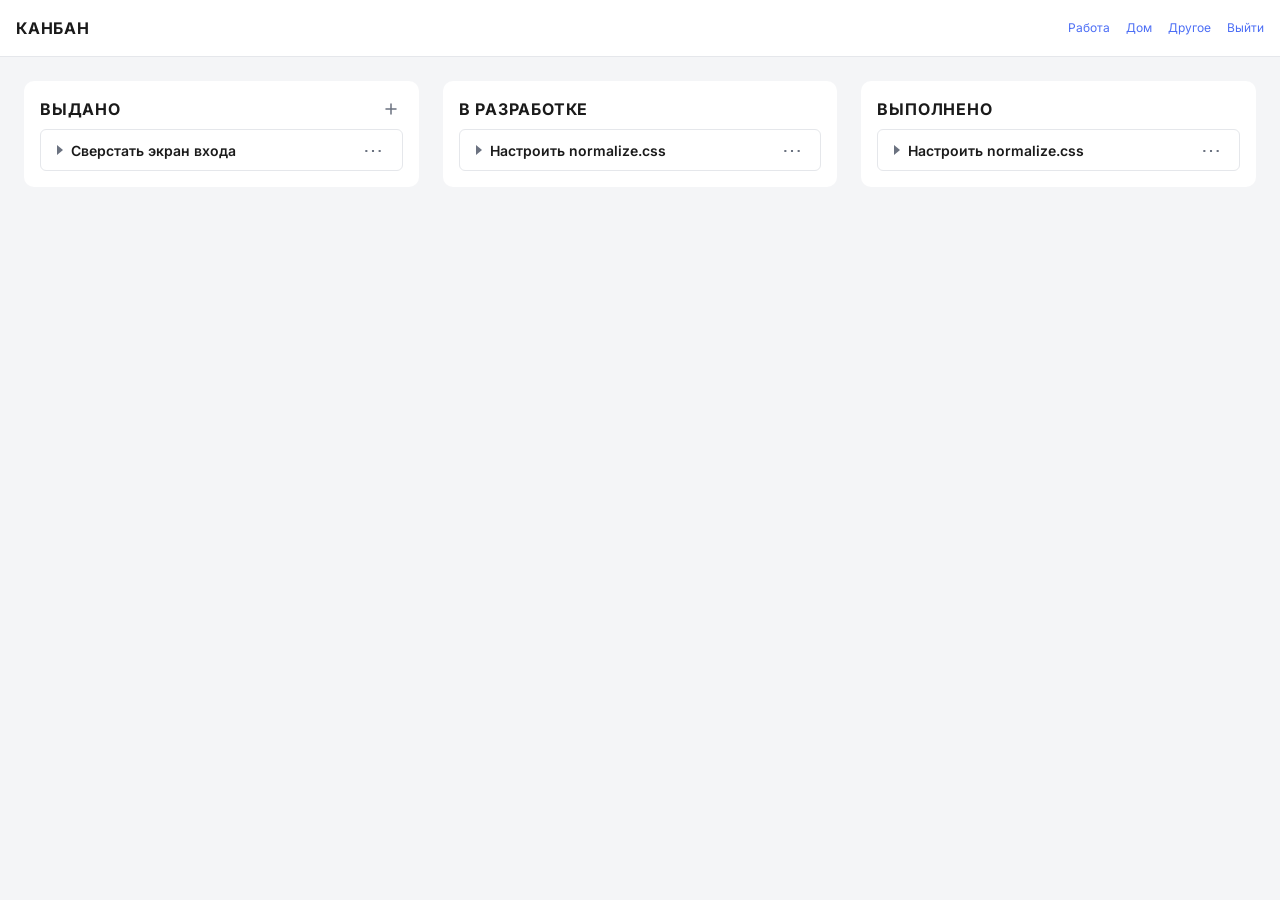
<file: index.html>
<!doctype html>
<html lang="ru">
  <head>
    <meta charset="UTF-8" />
    <meta
      name="viewport"
      content="width=device-width, initial-scale=1.0, maximum-scale=1.0, user-scalable=no"
    />
    <title>Канбан</title>

    <link rel="preconnect" href="https://fonts.googleapis.com" />
    <link rel="preconnect" href="https://fonts.gstatic.com" crossorigin />
    <link
      href="https://fonts.googleapis.com/css2?family=Inter:wght@400;500;600;700&display=swap"
      rel="stylesheet"
    />

    <link rel="stylesheet" href="normalize.css" />
    <link rel="stylesheet" href="variables.css" />
    <link rel="stylesheet" href="base.css" />
    <link rel="stylesheet" href="components.css" />
    <link rel="stylesheet" href="board.css" />
    <link rel="stylesheet" href="responsive.css" />
  </head>
  <body>
    <div class="board">
      <header class="board__header">
        <h1>Канбан</h1>

        <input
          class="board__burger-toggle"
          type="checkbox"
          id="board-nav-toggle"
          hidden
        />

        <label
          class="board__burger"
          for="board-nav-toggle"
          aria-label="Открыть меню"
        >
          <span class="board__burger-line"></span>
          <span class="board__burger-line"></span>
          <span class="board__burger-line"></span>
        </label>

        <nav class="board__nav" id="board-nav">
          <a href="#">Работа</a>
          <a href="#">Дом</a>
          <a href="#">Другое</a>
          <a href="authorization.html">Выйти</a>
        </nav>
      </header>

      <main class="board__columns">
        <section class="column">
          <div class="column__header">
            <h1 class="column__title">Выдано</h1>
            <button
              class="column__add-btn"
              type="button"
              aria-label="Добавить задачу"
            >
              <svg
                width="16"
                height="16"
                viewBox="0 0 16 16"
                fill="none"
                xmlns="http://www.w3.org/2000/svg"
                aria-hidden="true"
              >
                <path
                  d="M8 3V13M3 8H13"
                  stroke="currentColor"
                  stroke-width="1.5"
                  stroke-linecap="round"
                />
              </svg>
            </button>
          </div>

          <article class="task-card">
            <details class="task-card__details">
              <summary class="task-card__summary">
                <span class="task-card__arrow" aria-hidden="true"></span>
                <h2 class="task-card__title">Сверстать экран входа</h2>

                <div class="task-card__menu">
                  <input
                    class="task-card__menu-toggle"
                    type="checkbox"
                    id="menu-task-1"
                    hidden
                  />
                  <label
                    class="task-card__menu-btn"
                    for="menu-task-1"
                    aria-label="Действия с задачей"
                  >
                    <span class="task-card__menu-dots" aria-hidden="true"
                      >⋯</span
                    >
                  </label>
                  <ul class="task-card__menu-list">
                    <li>
                      <button class="task-card__menu-item" type="button">
                        Редактировать
                      </button>
                    </li>
                    <li>
                      <button class="task-card__menu-item" type="button">
                        Переместить
                      </button>
                    </li>
                    <li>
                      <button
                        class="task-card__menu-item task-card__menu-item--danger"
                        type="button"
                      >
                        Удалить
                      </button>
                    </li>
                  </ul>
                </div>
              </summary>
              <p class="task-card__meta">
                Дедлайн: 20 мая · Исполнитель: Иван · Нужно сверстать экран
                входа по макету, подключить стили, проверить адаптивность и
                состояния полей.
              </p>
            </details>
          </article>
        </section>

        <section class="column">
          <h1 class="column__title">В разработке</h1>

          <article class="task-card">
            <details class="task-card__details">
              <summary class="task-card__summary">
                <span class="task-card__arrow" aria-hidden="true"></span>
                <h2 class="task-card__title">Настроить normalize.css</h2>

                <div class="task-card__menu">
                  <input
                    class="task-card__menu-toggle"
                    type="checkbox"
                    id="menu-task-2"
                    hidden
                  />
                  <label
                    class="task-card__menu-btn"
                    for="menu-task-2"
                    aria-label="Действия с задачей"
                  >
                    <span class="task-card__menu-dots" aria-hidden="true"
                      >⋯</span
                    >
                  </label>
                  <ul class="task-card__menu-list">
                    <li>
                      <button class="task-card__menu-item" type="button">
                        Редактировать
                      </button>
                    </li>
                    <li>
                      <button class="task-card__menu-item" type="button">
                        Переместить
                      </button>
                    </li>
                    <li>
                      <button
                        class="task-card__menu-item task-card__menu-item--danger"
                        type="button"
                      >
                        Удалить
                      </button>
                    </li>
                  </ul>
                </div>
              </summary>
              <p class="task-card__meta">
                В работе с 10 мая · Исполнитель: Пётр · Проверить сброс стилей,
                убрать лишние отступы и убедиться, что базовые элементы выглядят
                одинаково в разных браузерах.
              </p>
            </details>
          </article>
        </section>

        <section class="column">
          <h1 class="column__title">Выполнено</h1>

          <article class="task-card">
            <details class="task-card__details">
              <summary class="task-card__summary">
                <span class="task-card__arrow" aria-hidden="true"></span>
                <h2 class="task-card__title">Настроить normalize.css</h2>

                <div class="task-card__menu">
                  <input
                    class="task-card__menu-toggle"
                    type="checkbox"
                    id="menu-task-3"
                    hidden
                  />
                  <label
                    class="task-card__menu-btn"
                    for="menu-task-3"
                    aria-label="Действия с задачей"
                  >
                    <span class="task-card__menu-dots" aria-hidden="true"
                      >⋯</span
                    >
                  </label>
                  <ul class="task-card__menu-list">
                    <li>
                      <button class="task-card__menu-item" type="button">
                        Редактировать
                      </button>
                    </li>
                    <li>
                      <button class="task-card__menu-item" type="button">
                        Переместить
                      </button>
                    </li>
                    <li>
                      <button
                        class="task-card__menu-item task-card__menu-item--danger"
                        type="button"
                      >
                        Удалить
                      </button>
                    </li>
                  </ul>
                </div>
              </summary>
              <p class="task-card__meta">
                Завершено 12 мая · Исполнитель: Пётр · Сброс стилей подключён,
                проверен на основных браузерах, замечаний нет.
              </p>
            </details>
          </article>
        </section>
      </main>
    </div>
  </body>
</html>
</file>
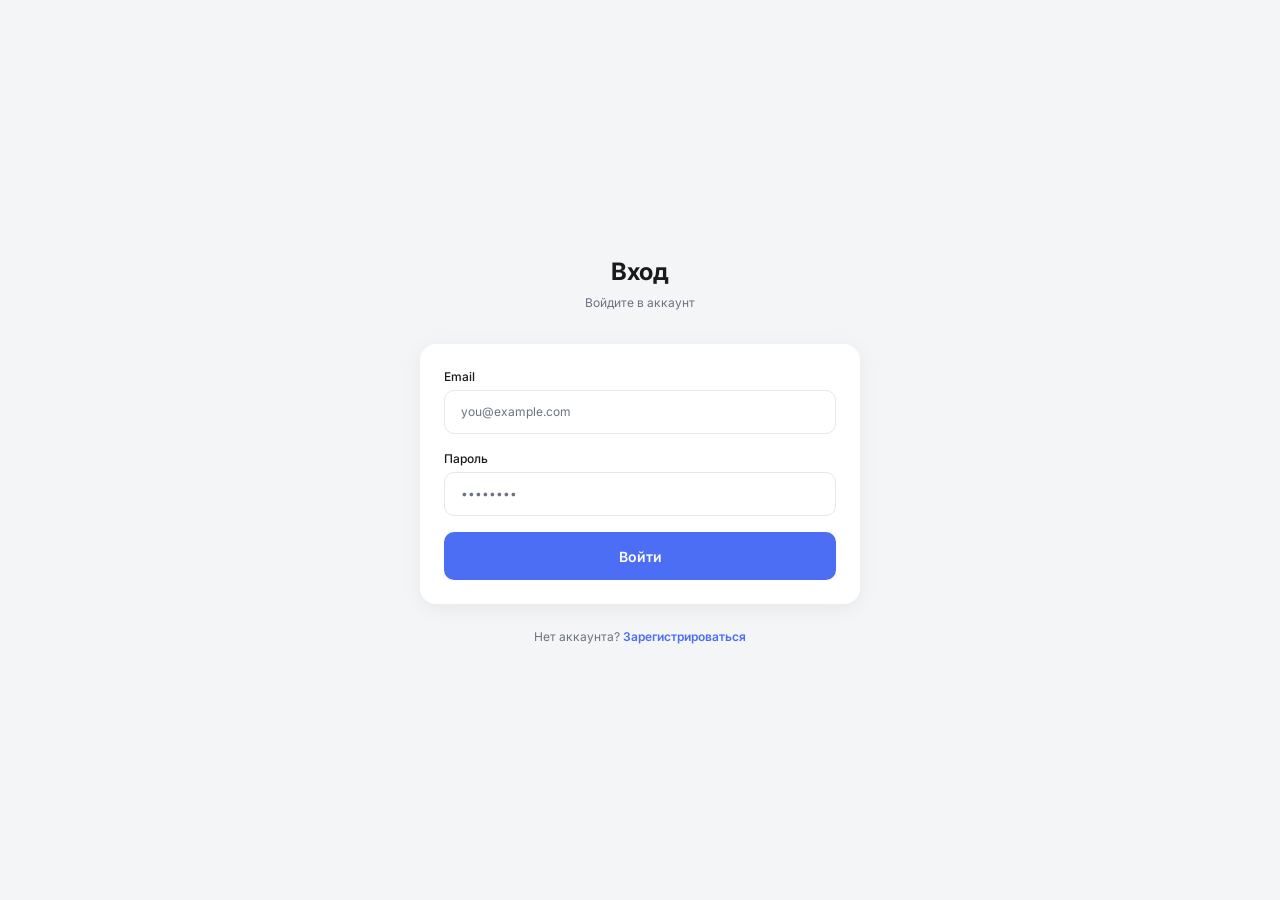
<file: authorization.html>
<!doctype html>
<html lang="ru">
  <head>
    <meta charset="UTF-8" />
    <meta
      name="viewport"
      content="width=device-width, initial-scale=1.0, maximum-scale=1.0, user-scalable=no"
    />
    <title>Вход</title>

    <link rel="preconnect" href="https://fonts.googleapis.com" />
    <link rel="preconnect" href="https://fonts.gstatic.com" crossorigin />
    <link
      href="https://fonts.googleapis.com/css2?family=Inter:wght@400;500;600;700&display=swap"
      rel="stylesheet"
    />

    <link rel="stylesheet" href="normalize.css" />
    <link rel="stylesheet" href="variables.css" />
    <link rel="stylesheet" href="base.css" />
    <link rel="stylesheet" href="components.css" />
    <link rel="stylesheet" href="auth.css" />
    <link rel="stylesheet" href="responsive.css" />
  </head>
  <body>
    <main class="auth">
      <header class="auth__header">
        <h1 class="auth__title">Вход</h1>
        <p class="auth__subtitle">Войдите в аккаунт</p>
      </header>

      <form class="auth__form" action="#" method="post" novalidate>
        <div class="field">
          <label class="field__label" for="login-email">Email</label>
          <input
            class="field__input"
            type="email"
            id="login-email"
            name="email"
            placeholder="you@example.com"
            autocomplete="email"
            required
          />
        </div>

        <div class="field">
          <label class="field__label" for="login-password">Пароль</label>
          <input
            class="field__input"
            type="password"
            id="login-password"
            name="password"
            placeholder="••••••••"
            autocomplete="current-password"
            required
          />
        </div>

        <button class="btn btn--primary" type="submit">Войти</button>
      </form>

      <footer class="auth__footer">
        Нет аккаунта?
        <a class="auth__link" href="registration.html">Зарегистрироваться</a>
      </footer>
    </main>
  </body>
</html>
</file>
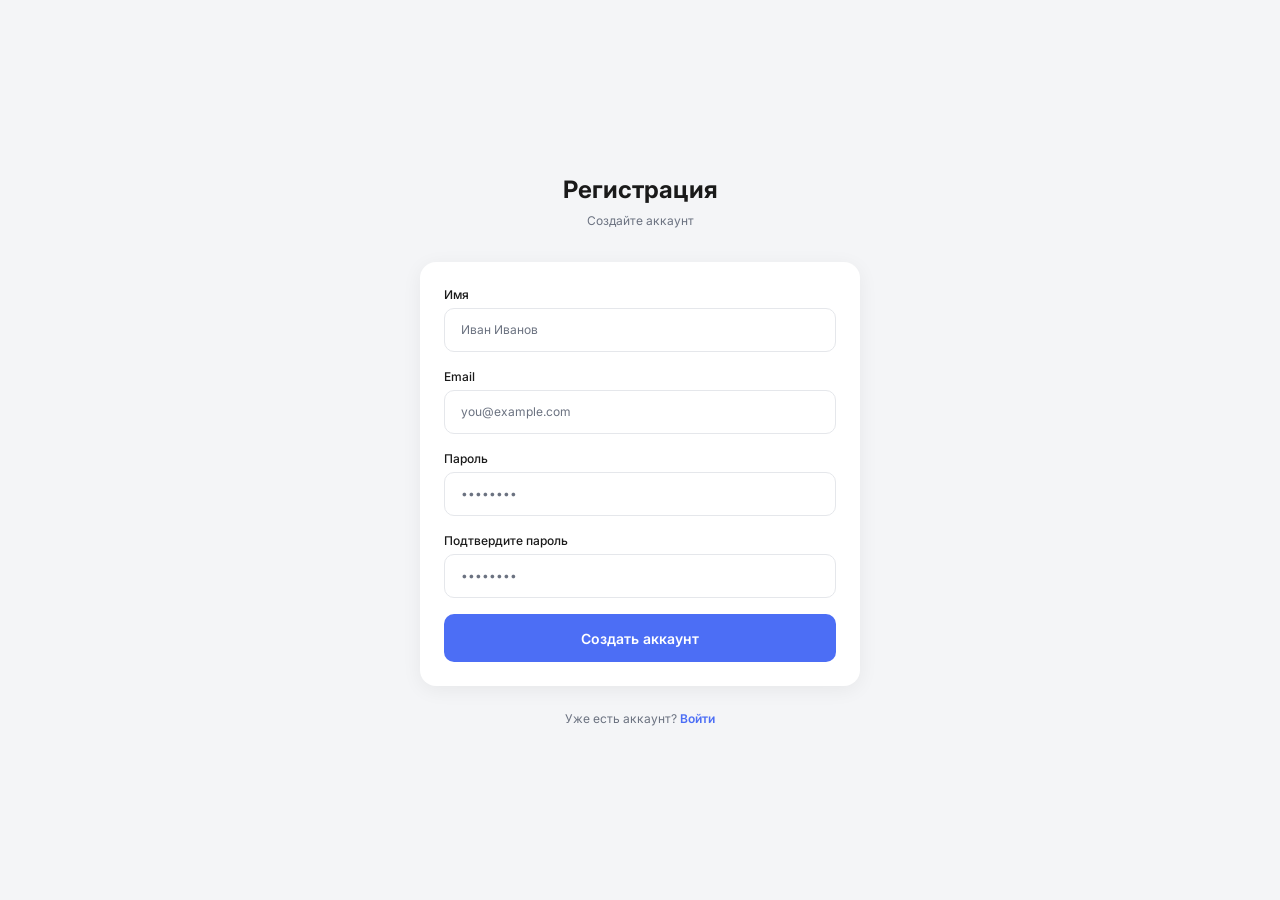
<file: registration.html>
<!doctype html>
<html lang="ru">
  <head>
    <meta charset="UTF-8" />
    <meta
      name="viewport"
      content="width=device-width, initial-scale=1.0, maximum-scale=1.0, user-scalable=no"
    />
    <title>Регистрация</title>

    <link rel="preconnect" href="https://fonts.googleapis.com" />
    <link rel="preconnect" href="https://fonts.gstatic.com" crossorigin />
    <link
      href="https://fonts.googleapis.com/css2?family=Inter:wght@400;500;600;700&display=swap"
      rel="stylesheet"
    />

    <link rel="stylesheet" href="normalize.css" />
    <link rel="stylesheet" href="variables.css" />
    <link rel="stylesheet" href="base.css" />
    <link rel="stylesheet" href="components.css" />
    <link rel="stylesheet" href="auth.css" />
    <link rel="stylesheet" href="responsive.css" />
  </head>
  <body>
    <main class="auth">
      <header class="auth__header">
        <h1 class="auth__title">Регистрация</h1>
        <p class="auth__subtitle">Создайте аккаунт</p>
      </header>

      <form class="auth__form" action="#" method="post" novalidate>
        <div class="field">
          <label class="field__label" for="reg-name">Имя</label>
          <input
            class="field__input"
            type="text"
            id="reg-name"
            name="name"
            placeholder="Иван Иванов"
            autocomplete="name"
            required
          />
        </div>

        <div class="field">
          <label class="field__label" for="reg-email">Email</label>
          <input
            class="field__input"
            type="email"
            id="reg-email"
            name="email"
            placeholder="you@example.com"
            autocomplete="email"
            required
          />
        </div>

        <div class="field">
          <label class="field__label" for="reg-password">Пароль</label>
          <input
            class="field__input"
            type="password"
            id="reg-password"
            name="password"
            placeholder="••••••••"
            autocomplete="new-password"
            required
          />
        </div>

        <div class="field">
          <label class="field__label" for="reg-confirm"
            >Подтвердите пароль</label
          >
          <input
            class="field__input"
            type="password"
            id="reg-confirm"
            name="confirm"
            placeholder="••••••••"
            autocomplete="new-password"
            required
          />
        </div>

        <button class="btn btn--primary" type="submit">Создать аккаунт</button>
      </form>

      <footer class="auth__footer">
        Уже есть аккаунт?
        <a class="auth__link" href="authorization.html">Войти</a>
      </footer>
    </main>
  </body>
</html>
</file>
<file: variables.css>
/* цвета, размеры, шрифты, отступы */
:root {
  --font-main:
    "Inter", -apple-system, BlinkMacSystemFont, "Segoe UI", sans-serif;

  --fs-h1: 1rem; /* 16px заголовки колонок */
  --fs-h2: 0.875rem; /* 14px  заголовки карточек */
  --fs-body: 0.75rem; /* 12px  метаданные и текст */
  --fs-small: 0.6875rem; /* 11px  мелкий текст */

  --color-bg: #f4f5f7;
  --color-surface: #ffffff;
  --color-primary: #4c6ef5;
  --color-primary-hover: #3b5bdb;
  --color-text: #1a1a1a;
  --color-text-muted: #6b7280;
  --color-border: #e5e7eb;
  --color-error: #e03131;
  --color-success: #2f9e44;

  --space-xs: 0.25rem;
  --space-sm: 0.5rem;
  --space-md: 1rem;
  --space-lg: 1.5rem;
  --space-xl: 2rem;

  --radius-sm: 6px;
  --radius-md: 10px;
  --radius-lg: 16px;
}
</file>
<file: base.css>
/* body, типографика, ссылки, img */
body {
  font-family: var(--font-main);
  font-size: var(--fs-body);
  font-weight: 400;
  color: var(--color-text);
  background-color: var(--color-bg);
}

h1 {
  font-size: var(--fs-h1);
  font-weight: 700;
  text-transform: uppercase;
  letter-spacing: 0.05em;
  color: var(--color-text);
}

h2 {
  font-size: var(--fs-h2);
  font-weight: 600;
  color: var(--color-text);
}

p,
span,
label,
small {
  font-size: var(--fs-body);
  font-weight: 400;
  color: var(--color-text-muted);
}

a {
  color: var(--color-primary);
  transition: color 0.2s ease;
}

a:hover {
  color: var(--color-primary-hover);
}

img {
  max-width: 100%;
  height: auto;
}
</file>
<file: components.css>
/* Кнопки, поля, карточки, меню */

.field {
  display: flex;
  flex-direction: column;
  gap: var(--space-xs);
  margin-bottom: var(--space-md);
}

.field__label {
  font-size: var(--fs-body);
  font-weight: 500;
  color: var(--color-text);
}

.field__input {
  width: 100%;
  padding: 0.75rem 1rem;
  font-size: var(--fs-body);
  color: var(--color-text);
  background-color: var(--color-surface);
  border: 1px solid var(--color-border);
  border-radius: var(--radius-md);
  transition:
    border-color 0.2s ease,
    box-shadow 0.2s ease;
}

.field__input:focus {
  outline: none;
  border-color: var(--color-primary);
  box-shadow: 0 0 0 3px rgba(76, 110, 245, 0.15);
}

.field__input::placeholder {
  color: var(--color-text-muted);
}

.field__error {
  font-size: var(--fs-small);
  color: var(--color-error);
}


.btn {
  display: inline-flex;
  align-items: center;
  justify-content: center;
  width: 100%;
  padding: 0.85rem 1.25rem;
  font-size: var(--fs-h2);
  font-weight: 600;
  border-radius: var(--radius-md);
  transition:
    background-color 0.2s ease,
    transform 0.1s ease;
}

.btn:active {
  transform: scale(0.98);
}

.btn--primary {
  color: #fff;
  background-color: var(--color-primary);
}

.btn--primary:hover {
  background-color: var(--color-primary-hover);
}

.btn--ghost {
  color: var(--color-primary);
  background-color: transparent;
  border: 1px solid var(--color-border);
}

.btn--ghost:hover {
  background-color: rgba(76, 110, 245, 0.05);
}


.card {
  padding: var(--space-lg);
  background-color: var(--color-surface);
  border-radius: var(--radius-lg);
  box-shadow: 0 4px 20px rgba(0, 0, 0, 0.06);
}


.task-card__menu {
  position: relative;
  flex: 0 0 auto;
  margin-left: auto;
}

.task-card__menu-toggle {
  display: none;
}

.task-card__menu-btn {
  display: flex;
  align-items: center;
  justify-content: center;
  width: 24px;
  height: 24px;
  border-radius: var(--radius-sm);
  color: var(--color-text-muted);
  cursor: pointer;
  transition:
    background-color 0.2s ease,
    color 0.2s ease;
}

.task-card__menu-btn:hover {
  background-color: var(--color-bg);
  color: var(--color-text);
}

.task-card__menu-dots {
  display: block;
  font-size: 1.25rem;
  line-height: 1;
  letter-spacing: 0.05em;
}

.task-card__menu-list {
  position: absolute;
  top: calc(100% + var(--space-xs));
  right: 0;
  z-index: 10;
  min-width: 140px;
  padding: var(--space-xs);
  background-color: var(--color-surface);
  border: 1px solid var(--color-border);
  border-radius: var(--radius-md);
  box-shadow: 0 4px 20px rgba(0, 0, 0, 0.06);

  opacity: 0;
  visibility: hidden;
  transform: translateY(-4px);
  transition:
    opacity 0.2s ease,
    transform 0.2s ease,
    visibility 0.2s;
}

.task-card__menu-toggle:checked ~ .task-card__menu-list {
  opacity: 1;
  visibility: visible;
  transform: translateY(0);
}

.task-card__menu-item {
  display: block;
  width: 100%;
  padding: var(--space-sm) var(--space-md);
  font-size: var(--fs-body);
  font-weight: 500;
  text-align: left;
  color: var(--color-text);
  border-radius: var(--radius-sm);
  cursor: pointer;
  transition: background-color 0.2s ease;
}

.task-card__menu-item:hover {
  background-color: var(--color-bg);
}

.task-card__menu-item--danger {
  color: var(--color-error);
}
</file>
<file: board.css>
/* Шапка, навигация, колонки, карточки доски */
.board {
  display: flex;
  flex-direction: column;
  min-height: 100vh;
}

.board__header {
  position: relative;
  display: flex;
  align-items: center;
  justify-content: space-between;
  padding: var(--space-md);
  background-color: var(--color-surface);
  border-bottom: 1px solid var(--color-border);
}

.board__nav {
  display: flex;
  gap: var(--space-md);
}

.board__burger-toggle {
  display: none;
}

.board__burger {
  display: none;
  flex-direction: column;
  justify-content: center;
  gap: 5px;
  width: 40px;
  height: 40px;
  padding: var(--space-sm);
  border-radius: var(--radius-sm);
  cursor: pointer;
}

.board__burger-line {
  display: block;
  width: 100%;
  height: 2px;
  background-color: var(--color-text);
  border-radius: 2px;
  transition:
    transform 0.2s ease,
    opacity 0.2s ease;
}

.board__columns {
  display: flex;
  flex-direction: column;
  gap: var(--space-md);
  padding: var(--space-md);
}

.column {
  display: flex;
  flex-direction: column;
  gap: var(--space-sm);
  padding: var(--space-md);
  background-color: var(--color-surface);
  border-radius: var(--radius-md);
}

.column__header {
  display: flex;
  align-items: center;
  justify-content: space-between;
  gap: var(--space-sm);
}

.column__title {
  font-size: var(--fs-h1);
  font-weight: 700;
  text-transform: uppercase;
  color: var(--color-text);
}

.column__add-btn {
  display: flex;
  align-items: center;
  justify-content: center;
  flex: 0 0 auto;
  width: 24px;
  height: 24px;
  padding: 0;
  color: var(--color-text-muted);
  background-color: transparent;
  border-radius: var(--radius-sm);
  cursor: pointer;
  transition:
    background-color 0.2s ease,
    color 0.2s ease,
    transform 0.1s ease;
}

.column__add-btn:hover {
  background-color: var(--color-bg);
  color: var(--color-primary);
}

.column__add-btn:active {
  transform: scale(0.95);
}

.column__add-btn svg {
  display: block;
  width: 16px;
  height: 16px;
}

.task-card {
  padding: var(--space-sm) var(--space-md);
  background-color: var(--color-surface);
  border: 1px solid var(--color-border);
  border-radius: var(--radius-sm);
}

.task-card__title {
  font-size: var(--fs-h2);
  font-weight: 600;
  color: var(--color-text);
}

.task-card__meta {
  font-size: var(--fs-body);
  font-weight: 400;
  color: var(--color-text-muted);
}

/* Мобильная версия: бургер + выпадающее меню */
@media (max-width: 767px) {
  .board__burger {
    display: flex;
  }

  .board__nav {
    position: absolute;
    top: 100%;
    right: var(--space-md);
    left: var(--space-md);
    z-index: 20; 
    flex-direction: column;
    gap: var(--space-sm);
    padding: var(--space-md);
    background-color: var(--color-surface);
    border: 1px solid var(--color-border);
    border-radius: var(--radius-md);
    box-shadow: 0 4px 20px rgba(0, 0, 0, 0.06);

    opacity: 0;
    visibility: hidden;
    transform: translateY(-8px);
    transition:
      opacity 0.2s ease,
      transform 0.2s ease,
      visibility 0.2s;
  }


  .board__burger-toggle:checked ~ .board__nav {
    opacity: 1;
    visibility: visible;
    transform: translateY(0);
  }


  .board__burger-toggle:checked
    ~ .board__burger
    .board__burger-line:nth-child(1) {
    transform: translateY(7px) rotate(45deg);
  }

  .board__burger-toggle:checked
    ~ .board__burger
    .board__burger-line:nth-child(2) {
    opacity: 0;
  }

  .board__burger-toggle:checked
    ~ .board__burger
    .board__burger-line:nth-child(3) {
    transform: translateY(-7px) rotate(-45deg);
  }
}


.task-card__details {
  display: block;
}

.task-card__summary {
  display: flex;
  align-items: center;
  gap: var(--space-sm);
  cursor: pointer;
  list-style: none;
}

.task-card__summary::-webkit-details-marker {
  display: none;
}

.task-card__arrow {
  flex: 0 0 auto;
  width: 0;
  height: 0;
  border-top: 5px solid transparent;
  border-bottom: 5px solid transparent;
  border-left: 6px solid var(--color-text-muted);
  transition: transform 0.2s ease;
}

.task-card__details[open] .task-card__arrow {
  transform: rotate(90deg);
}

.task-card__details[open] .task-card__meta {
  margin-top: var(--space-sm);
}
</file>
<file: responsive.css>
/* Все @media */

@media (min-width: 768px) {
  .auth__form {
    max-width: 440px;
  }

  .board__columns {
    flex-direction: row;
    align-items: flex-start;
  }

  .column {
    flex: 1 1 0;
    min-width: 0;
  }
}


@media (min-width: 1024px) {
  .auth {
    padding: var(--space-xl);
  }

  .board__columns {
    gap: var(--space-lg);
    padding: var(--space-lg);
  }
}
</file>
<file: auth.css>
/* Экраны входа/регистрации */
.auth {
  display: flex;
  flex-direction: column;
  align-items: center;
  justify-content: center;
  min-height: 100vh;
  padding: var(--space-md);
}

.auth__header {
  text-align: center;
  margin-bottom: var(--space-xl);
}

.auth__title {
  font-size: 1.5rem;
  font-weight: 700;
  text-transform: none;
  letter-spacing: normal;
  margin-bottom: var(--space-xs);
}

.auth__subtitle {
  font-size: var(--fs-body);
  color: var(--color-text-muted);
}

.auth__form {
  width: 100%;
  max-width: 400px;
  padding: var(--space-lg);
  background-color: var(--color-surface);
  border-radius: var(--radius-lg);
  box-shadow: 0 4px 20px rgba(0, 0, 0, 0.06);
}

.auth__footer {
  margin-top: var(--space-lg);
  text-align: center;
  font-size: var(--fs-body);
  color: var(--color-text-muted);
}

.auth__link {
  font-weight: 600;
  color: var(--color-primary);
}
</file>
